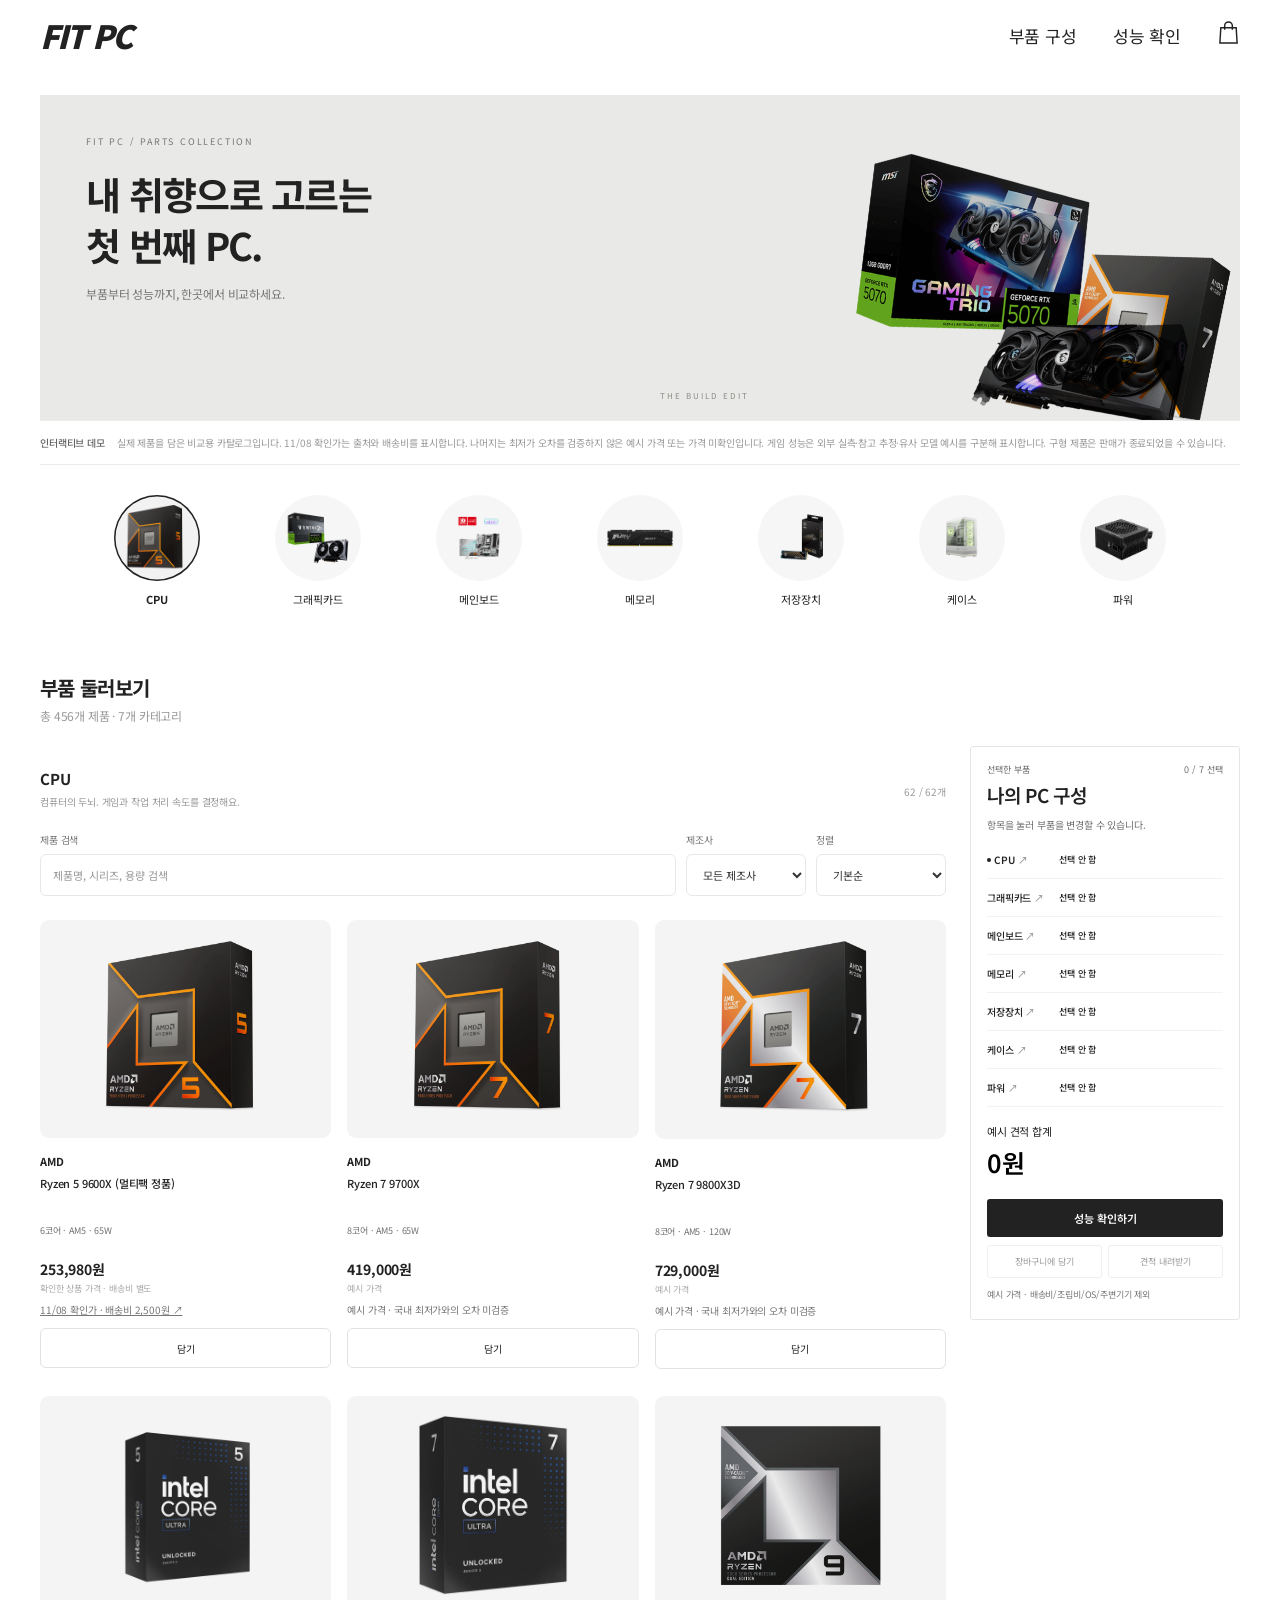
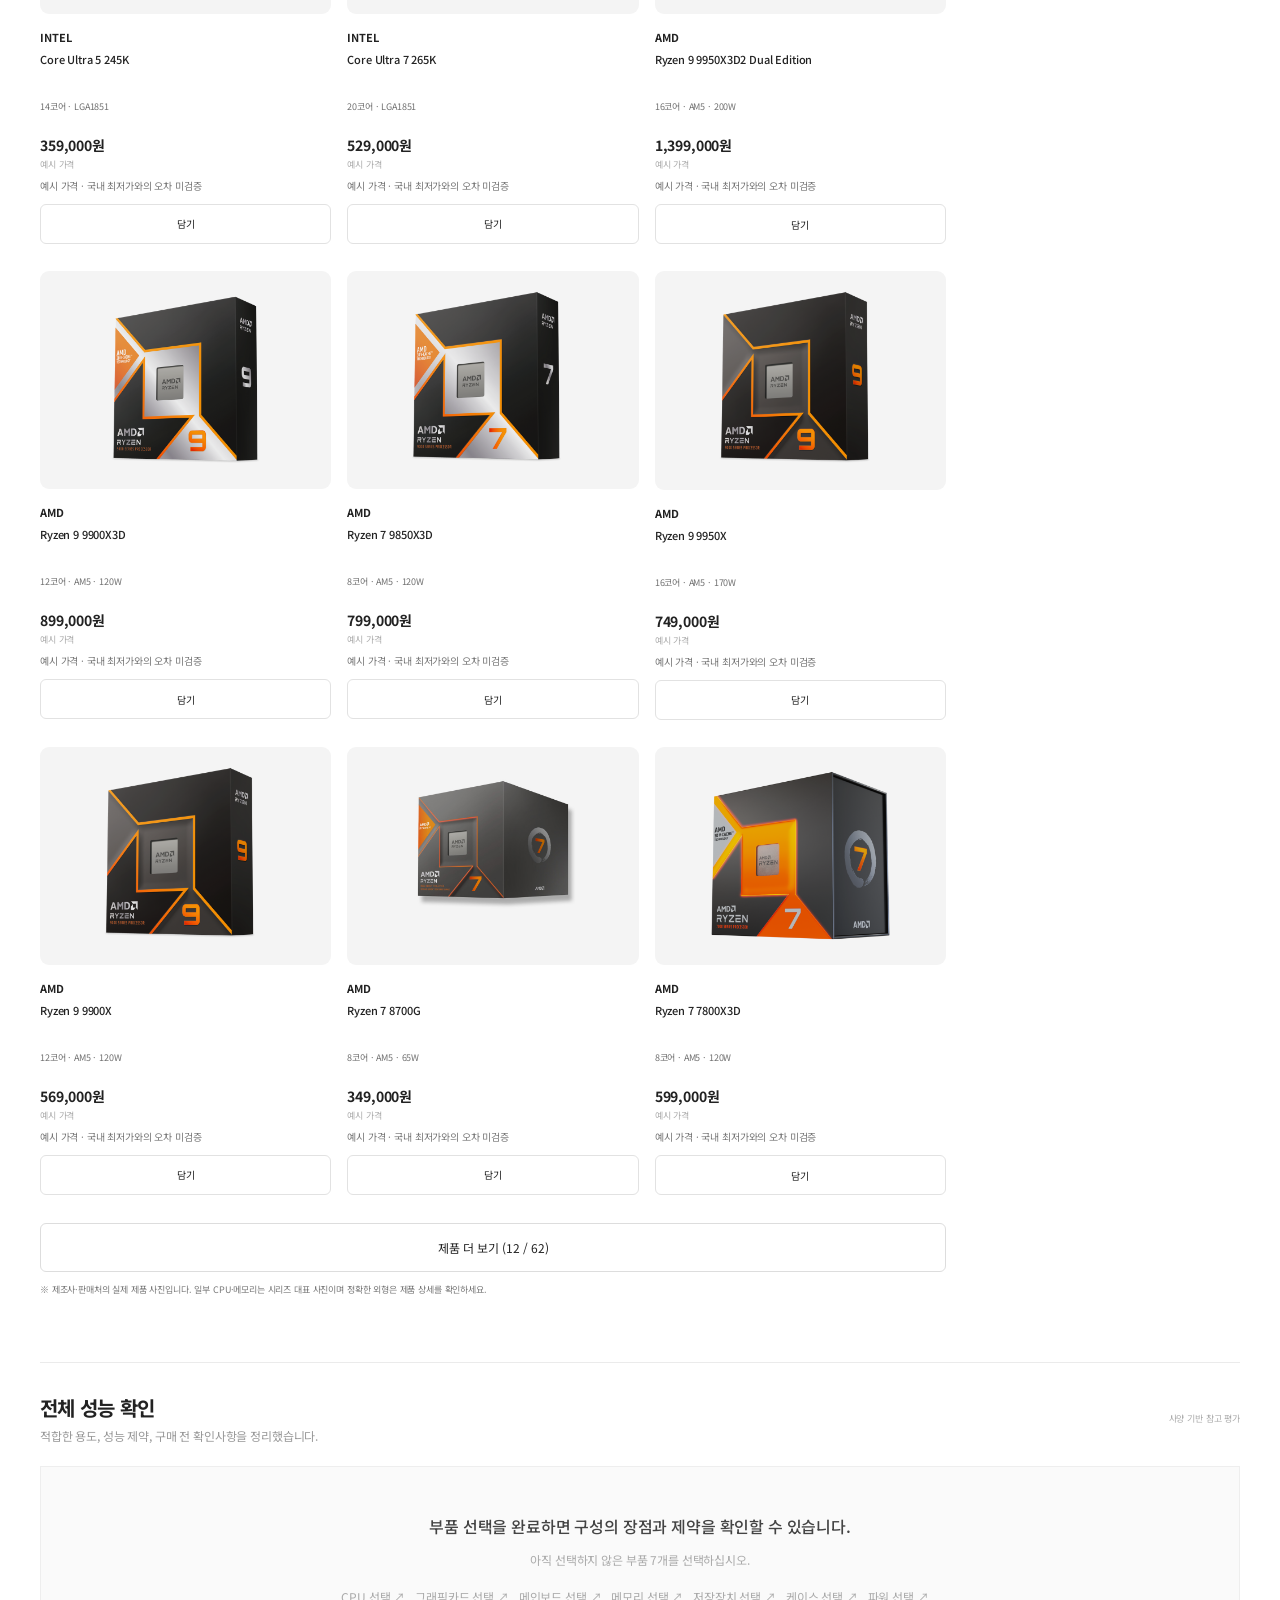
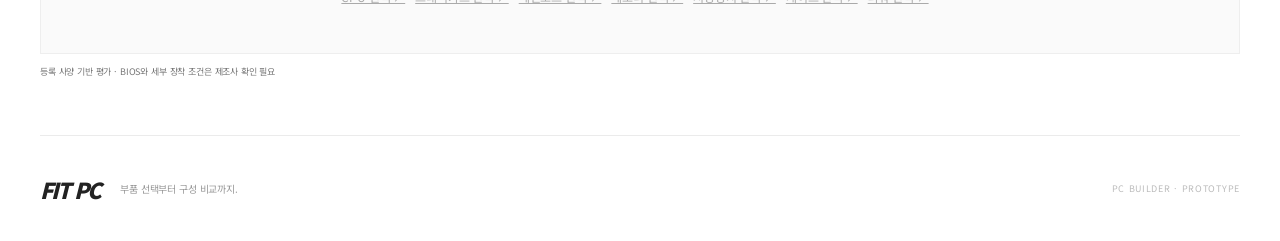
<file: index.html>
<!doctype html><html lang="ko"><head><meta charset="UTF-8"><meta name="viewport" content="width=device-width,initial-scale=1"><title>FIT PC — 나에게 맞는 컴퓨터</title><meta name="description" content="부품 선택부터 게임 성능까지, 나에게 맞는 컴퓨터를 한눈에 구성하세요."><link rel="stylesheet" href="shop.css"><style id="fit-loading-style">
html.fit-loading{overflow:hidden}.fit-loader{position:fixed;inset:0;z-index:10000;display:none;align-items:center;justify-content:center;flex-direction:column;gap:24px;background:#fff;color:#151515}.fit-loading .fit-loader{display:flex}.fit-loader-logo{font:italic 900 clamp(38px,8vw,56px)/1 Arial,sans-serif;letter-spacing:-3px}.fit-loader-indicator{width:24px;height:24px;border:2px solid #e8e8e8;border-top-color:#171717;border-radius:50%;animation:fit-loading-spin .75s linear infinite}.fit-loader-label{font:400 13px/1.5 Arial,sans-serif;color:#737373;margin:0}@keyframes fit-loading-spin{to{transform:rotate(360deg)}}@media(prefers-reduced-motion:reduce){.fit-loader-indicator{animation:none;border-color:#171717}}
</style><script id="fit-loading-script">(()=>{const root=document.documentElement;root.classList.add('fit-loading');let done=false;const finish=()=>{if(done)return;done=true;root.classList.remove('fit-loading');document.body?.removeAttribute('aria-busy');document.getElementById('fit-loader')?.remove();clearTimeout(fallback)};const fallback=setTimeout(finish,5000);document.addEventListener('DOMContentLoaded',()=>{document.body.setAttribute('aria-busy','true');const image=document.querySelector('.banner-gpu,.product-image img');const imageReady=image&&!image.complete?new Promise(resolve=>{image.addEventListener('load',resolve,{once:true});image.addEventListener('error',resolve,{once:true})}):Promise.resolve();Promise.race([imageReady,new Promise(resolve=>setTimeout(resolve,1400))]).then(()=>requestAnimationFrame(()=>requestAnimationFrame(finish)))},{once:true});window.addEventListener('pageshow',event=>{if(event.persisted)finish()});window.addEventListener('load',finish,{once:true})})();</script></head><body><div id="fit-loader" class="fit-loader" role="status" aria-live="polite" aria-label="FIT PC 로딩 중"><span class="fit-loader-logo" aria-hidden="true">FIT PC</span><span class="fit-loader-indicator" aria-hidden="true"></span><p class="fit-loader-label">불러오는 중</p></div>
<header><a class="logo" href="#">FIT PC</a><nav><a href="#builder">부품 구성</a><a href="#analysis">성능 확인</a><a class="cart-link" href="cart.html" aria-label="장바구니 보기"><svg width="23" height="25" viewBox="0 0 24 26" fill="none" stroke="currentColor" stroke-width="1.5"><path d="M4 8h16l1 16H3L4 8Z"/><path d="M8 10V6a4 4 0 0 1 8 0v4"/></svg><span class="cart-badge" data-cart-count hidden aria-hidden="true"></span></a></nav></header><main><section class="hero"><div class="hero-copy"><p class="edition">FIT PC / PARTS COLLECTION</p><h1>내 취향으로 고르는<br>첫 번째 PC.</h1><p>부품부터 성능까지, 한곳에서 비교하세요.</p></div><div class="hero-products"><img class="banner-gpu" src="images/gpu-2-photo.png" alt="MSI GeForce RTX 5070 GAMING TRIO 제품 사진"><img class="banner-cpu" src="images/cpu-2-photo.png" alt="AMD Ryzen 7 9800X3D 제품 사진"><span>THE BUILD EDIT</span></div></section><div class="demo"><b>인터랙티브 데모</b><span>실제 제품을 담은 비교용 카탈로그입니다. 11/08 확인가는 출처와 배송비를 표시합니다. 나머지는 최저가 오차를 검증하지 않은 예시 가격 또는 가격 미확인입니다. 게임 성능은 외부 실측·참고 추정·유사 모델 예시를 구분해 표시합니다. 구형 제품은 판매가 종료되었을 수 있습니다.</span></div>

<nav id="categoryRail" class="category-rail" aria-label="부품 카테고리"></nav>
<section id="builder"><div class="section-title"><div><span class="step">01</span><h2>부품 둘러보기</h2><p><span id="catalogSize"></span></p></div><button class="text-button" id="reset">↻ 처음부터</button></div><div class="build-layout"><div id="catalogPanel"><div class="catalog-heading"><div><h3 id="categoryTitle" tabindex="-1"></h3><p id="categoryHelp"></p></div><span id="productCount" aria-live="polite"></span></div><div class="catalog-controls"><label class="search-field"><span>제품 검색</span><input id="productSearch" type="search" placeholder="제품명, 시리즈, 용량 검색" autocomplete="off"></label><label><span>제조사</span><select id="brandFilter"><option value="all">모든 제조사</option></select></label><label><span>정렬</span><select id="sortOrder"><option value="default">기본순</option><option value="low">가격 낮은순</option><option value="high">가격 높은순</option><option value="name">제품명순</option></select></label></div><p id="selectionNotice" class="selection-notice" role="status" hidden></p><div id="cards" class="cards"></div><button id="moreProducts" class="more-products" hidden>제품 더 보기</button><p class="caption">※ 제조사·판매처의 실제 제품 사진입니다. 일부 CPU·메모리는 시리즈 대표 사진이며 정확한 외형은 제품 상세를 확인하세요.</p></div><aside><div class="summary-head"><span>선택한 부품</span><span id="count"></span></div><h3>나의 PC 구성</h3><p class="build-hint">항목을 눌러 부품을 변경할 수 있습니다.</p><div id="selected"></div><div class="total"><span>예시 견적 합계</span><strong id="total"></strong></div><div id="compatibility" hidden></div><button class="primary full" id="report">성능 확인하기</button><div class="aside-actions"><button id="save">장바구니에 담기</button><button id="download">견적 내려받기</button></div><p class="caption">예시 가격 · 배송비/조립비/OS/주변기기 제외</p></aside></div></section>
<section id="analysis"><div class="section-title"><div><span class="step">02</span><h2>전체 성능 확인</h2><p>적합한 용도, 성능 제약, 구매 전 확인사항을 정리했습니다.</p></div><span class="report-label">사양 기반 참고 평가</span></div><div id="reportContent"></div><details id="gameDetails" class="game-details" hidden><summary>게임 성능 확인<span>실측 자료 · 근거가 있는 참고 추정 · 유사 모델 예시</span></summary><div class="game-details-body"><div class="report-settings"><label>해상도 <select id="resolution"><option value="1080">FHD · 1920 × 1080</option><option value="1440" selected>QHD · 2560 × 1440</option><option value="2160">4K · 3840 × 2160</option></select></label><label>테스트 유형 <select id="quality"><option value="low">전체 테스트</option><option value="high" selected>비 RT 테스트</option><option value="ultra">레이트레이싱 테스트</option></select></label></div><div id="gameContent"></div><p class="caption">FPS = 초당 화면 수 · 막대는 동일한 눈금 기준</p></div></details><p class="caption">등록 사양 기반 평가 · BIOS와 세부 장착 조건은 제조사 확인 필요</p></section>
<footer><a class="logo" href="#">FIT PC</a><p>부품 선택부터 구성 비교까지.</p><span>PC BUILDER · PROTOTYPE</span></footer></main><div id="toast" role="status"></div><script src="photos.js"></script><script src="catalog-extra.js"></script><script src="catalog-legacy.js"></script><script src="catalog-more.js"></script><script src="catalog-range.js"></script><script src="catalog.js"></script><script src="product-data.js"></script><script src="catalog-refresh.js"></script><script src="cart-store.js"></script><script src="cart-badge.js"></script><script src="evidence.js"></script><script src="benchmarks.js"></script><script src="app.js"></script></body></html>
</file>
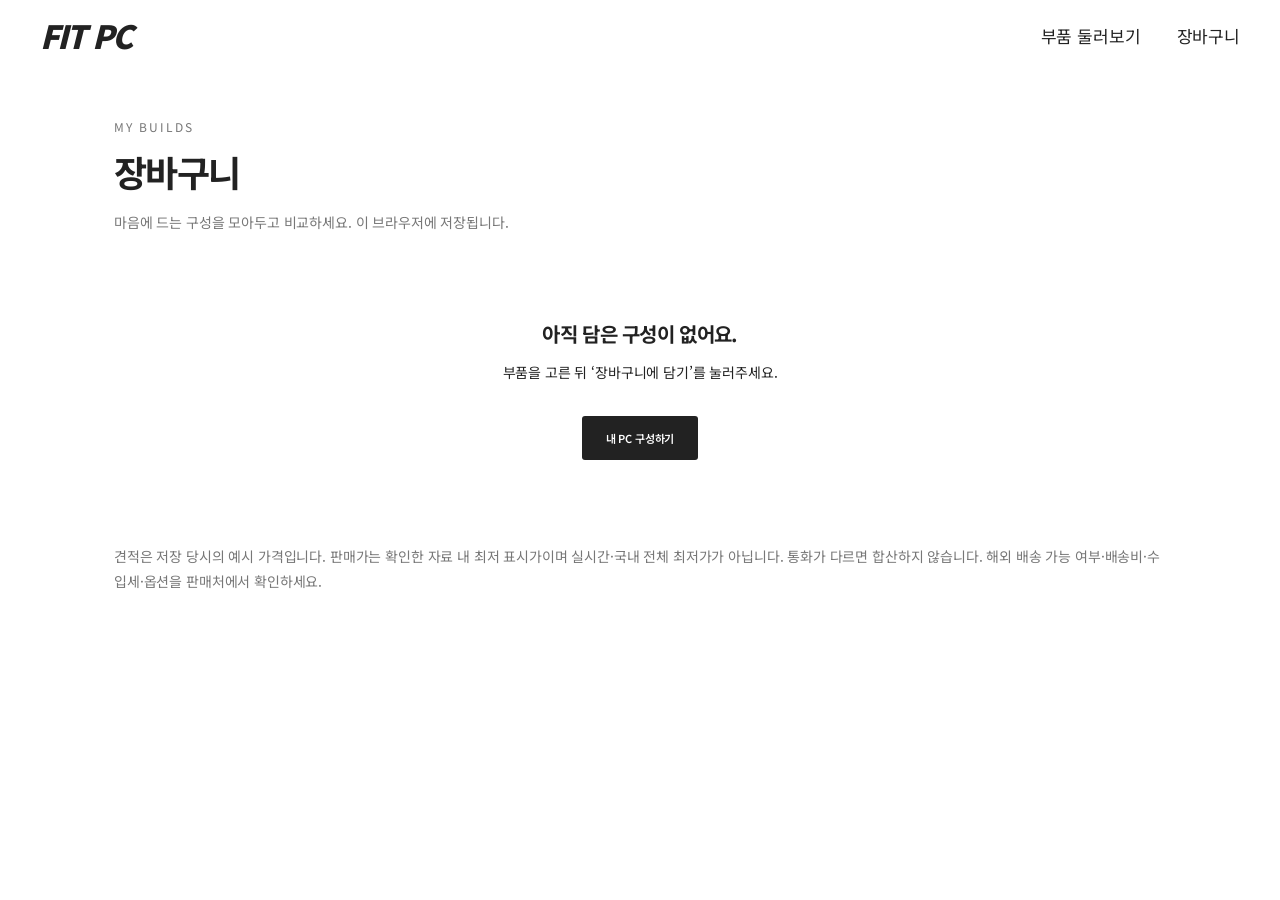
<file: cart.html>
<!doctype html><html lang="ko"><head><meta charset="utf-8"><meta name="viewport" content="width=device-width,initial-scale=1"><title>장바구니 | FIT PC</title><link rel="stylesheet" href="shop.css"><link rel="stylesheet" href="cart.css"><style id="fit-loading-style">
html.fit-loading{overflow:hidden}.fit-loader{position:fixed;inset:0;z-index:10000;display:none;align-items:center;justify-content:center;flex-direction:column;gap:24px;background:#fff;color:#151515}.fit-loading .fit-loader{display:flex}.fit-loader-logo{font:italic 900 clamp(38px,8vw,56px)/1 Arial,sans-serif;letter-spacing:-3px}.fit-loader-indicator{width:24px;height:24px;border:2px solid #e8e8e8;border-top-color:#171717;border-radius:50%;animation:fit-loading-spin .75s linear infinite}.fit-loader-label{font:400 13px/1.5 Arial,sans-serif;color:#737373;margin:0}@keyframes fit-loading-spin{to{transform:rotate(360deg)}}@media(prefers-reduced-motion:reduce){.fit-loader-indicator{animation:none;border-color:#171717}}
</style><script id="fit-loading-script">(()=>{const root=document.documentElement;root.classList.add('fit-loading');let done=false;const finish=()=>{if(done)return;done=true;root.classList.remove('fit-loading');document.body?.removeAttribute('aria-busy');document.getElementById('fit-loader')?.remove();clearTimeout(fallback)};const fallback=setTimeout(finish,5000);document.addEventListener('DOMContentLoaded',()=>{document.body.setAttribute('aria-busy','true');const image=document.querySelector('.banner-gpu,.product-image img');const imageReady=image&&!image.complete?new Promise(resolve=>{image.addEventListener('load',resolve,{once:true});image.addEventListener('error',resolve,{once:true})}):Promise.resolve();Promise.race([imageReady,new Promise(resolve=>setTimeout(resolve,1400))]).then(()=>requestAnimationFrame(()=>requestAnimationFrame(finish)))},{once:true});window.addEventListener('pageshow',event=>{if(event.persisted)finish()});window.addEventListener('load',finish,{once:true})})();</script></head><body><div id="fit-loader" class="fit-loader" role="status" aria-live="polite" aria-label="FIT PC 로딩 중"><span class="fit-loader-logo" aria-hidden="true">FIT PC</span><span class="fit-loader-indicator" aria-hidden="true"></span><p class="fit-loader-label">불러오는 중</p></div><header><a class="logo" href="index.html">FIT PC</a><nav><a href="index.html#builder">부품 둘러보기</a><span class="cart-link" aria-current="page">장바구니<span class="cart-badge" data-cart-count hidden aria-hidden="true"></span></span></nav></header><main class="cart-main"><p class="cart-eyebrow">MY BUILDS</p><h1>장바구니</h1><p class="cart-intro">마음에 드는 구성을 모아두고 비교하세요. 이 브라우저에 저장됩니다.</p><p id="cartStatus" role="status"></p><div id="cartList"></div><section id="cartEmpty" hidden><h2>아직 담은 구성이 없어요.</h2><p>부품을 고른 뒤 ‘장바구니에 담기’를 눌러주세요.</p><a class="primary" href="index.html#builder">내 PC 구성하기</a></section><p class="cart-note">견적은 저장 당시의 예시 가격입니다. 판매가는 확인한 자료 내 최저 표시가이며 실시간·국내 전체 최저가가 아닙니다. 통화가 다르면 합산하지 않습니다. 해외 배송 가능 여부·배송비·수입세·옵션을 판매처에서 확인하세요.</p></main><script src="photos.js"></script><script src="catalog-extra.js"></script><script src="catalog-legacy.js"></script><script src="catalog-more.js"></script><script src="catalog-range.js"></script><script src="catalog.js"></script><script src="product-data.js"></script><script src="catalog-refresh.js"></script><script src="cart-store.js"></script><script src="cart-badge.js"></script><script src="cart.js"></script></body></html>
</file>
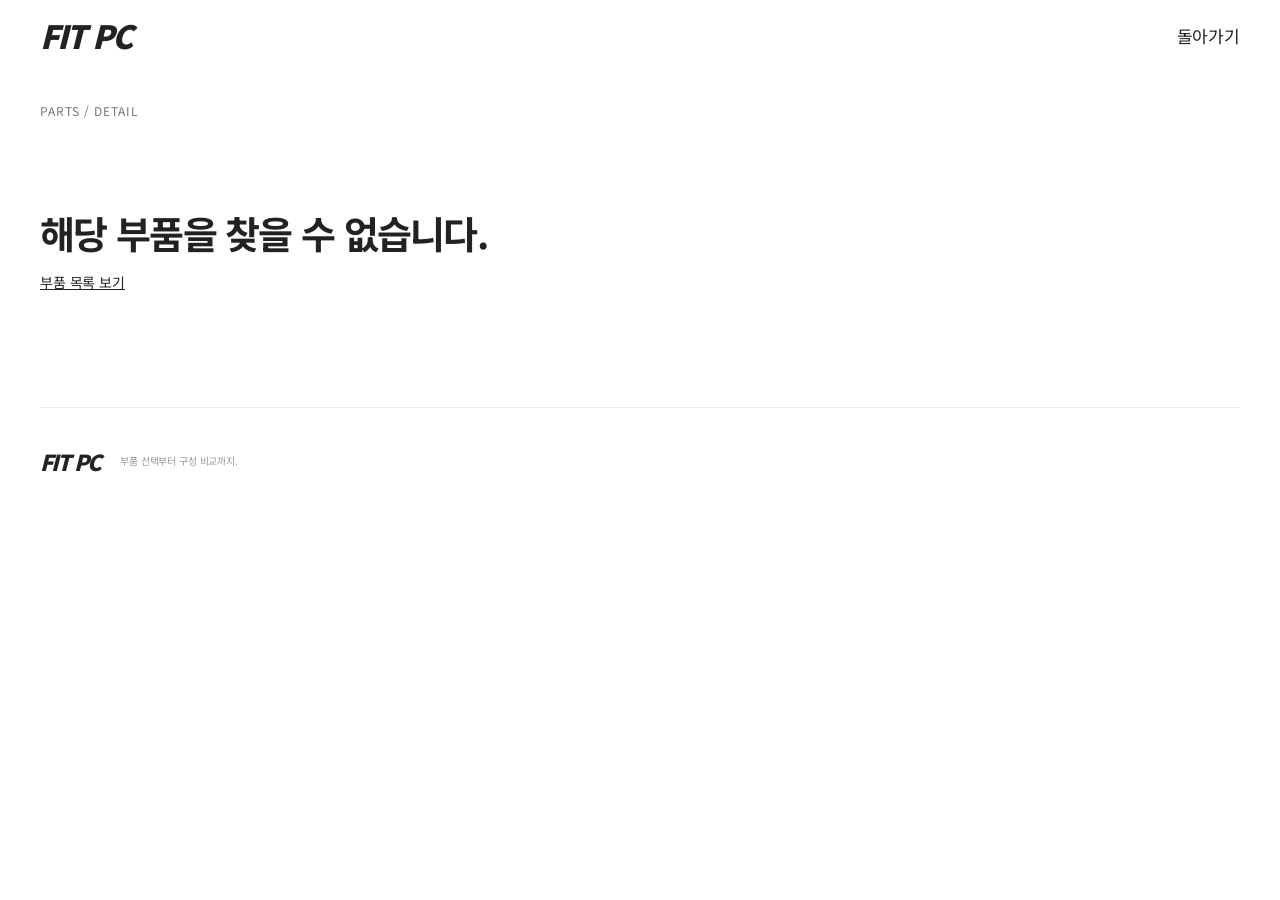
<file: product.html>
<!doctype html><html lang="ko"><head><meta charset="utf-8"><meta name="viewport" content="width=device-width,initial-scale=1"><title>부품 상세 | FIT PC</title><link rel="stylesheet" href="shop.css"><link rel="stylesheet" href="product.css"><style id="fit-loading-style">
html.fit-loading{overflow:hidden}.fit-loader{position:fixed;inset:0;z-index:10000;display:none;align-items:center;justify-content:center;flex-direction:column;gap:24px;background:#fff;color:#151515}.fit-loading .fit-loader{display:flex}.fit-loader-logo{font:italic 900 clamp(38px,8vw,56px)/1 Arial,sans-serif;letter-spacing:-3px}.fit-loader-indicator{width:24px;height:24px;border:2px solid #e8e8e8;border-top-color:#171717;border-radius:50%;animation:fit-loading-spin .75s linear infinite}.fit-loader-label{font:400 13px/1.5 Arial,sans-serif;color:#737373;margin:0}@keyframes fit-loading-spin{to{transform:rotate(360deg)}}@media(prefers-reduced-motion:reduce){.fit-loader-indicator{animation:none;border-color:#171717}}
</style><script id="fit-loading-script">(()=>{const root=document.documentElement;root.classList.add('fit-loading');let done=false;const finish=()=>{if(done)return;done=true;root.classList.remove('fit-loading');document.body?.removeAttribute('aria-busy');document.getElementById('fit-loader')?.remove();clearTimeout(fallback)};const fallback=setTimeout(finish,5000);document.addEventListener('DOMContentLoaded',()=>{document.body.setAttribute('aria-busy','true');const image=document.querySelector('.banner-gpu,.product-image img');const imageReady=image&&!image.complete?new Promise(resolve=>{image.addEventListener('load',resolve,{once:true});image.addEventListener('error',resolve,{once:true})}):Promise.resolve();Promise.race([imageReady,new Promise(resolve=>setTimeout(resolve,1400))]).then(()=>requestAnimationFrame(()=>requestAnimationFrame(finish)))},{once:true});window.addEventListener('pageshow',event=>{if(event.persisted)finish()});window.addEventListener('load',finish,{once:true})})();</script></head><body><div id="fit-loader" class="fit-loader" role="status" aria-live="polite" aria-label="FIT PC 로딩 중"><span class="fit-loader-logo" aria-hidden="true">FIT PC</span><span class="fit-loader-indicator" aria-hidden="true"></span><p class="fit-loader-label">불러오는 중</p></div>
<header><a class="logo" href="index.html">FIT PC</a><nav><a id="backLink" href="index.html#builder">돌아가기</a></nav></header>
<main class="detail-main"><p id="crumb" class="detail-crumb">PARTS / DETAIL</p><div id="notFound" hidden><h1>해당 부품을 찾을 수 없습니다.</h1><a href="index.html#builder">부품 목록 보기</a></div>
<div id="productPage" hidden><div class="detail-grid"><section class="visual-panel" aria-label="제품 외형"><div class="view-tabs" aria-label="보기 방식"><button id="photoTab" aria-pressed="true">제품 사진</button><button id="modelTab" aria-pressed="false">3D</button></div>
<div id="photoPanel" class="photo-panel"><img id="productPhoto" alt="" width="640" height="480"></div>
<div id="modelPanel" hidden><div id="viewer" tabindex="0" role="group" aria-label="설명용 3D 모형. 방향키로 회전하고 더하기·빼기 키로 확대·축소하세요."><p id="modelStatus" role="status">3D 모형을 준비하고 있습니다.</p></div><p class="model-disclaimer">카테고리 설명용 모형입니다. 확인된 외형 치수는 비율에 반영하며, 세부 외형·포트 위치는 실제 제품과 다릅니다. 화면의 실물 1:1 크기는 아닙니다.</p><p class="viewer-help">드래그로 회전 · 휠 위로 확대 / 아래로 축소 · 두 손가락 확대/축소<br>키보드: 방향키 회전 · + / − 확대·축소 · Home 원래 보기</p></div>
<section class="product-facts" aria-labelledby="factsTitle"><h2 id="factsTitle">크기와 주요 사양</h2><dl id="productFacts"></dl><p class="facts-note">외형 치수는 mm 기준입니다. 확인되지 않은 값은 미확인으로 표시합니다.</p></section><p id="physicalInfo" class="physical-info"></p><a id="dimensionSource" class="detail-source" target="_blank" rel="noopener noreferrer" hidden>제조사 치수 확인 ↗</a>
<a id="photoSource" class="detail-source" target="_blank" rel="noopener noreferrer">제품 사진 출처</a></section>
<section class="product-info"><p id="productBrand" class="detail-brand"></p><h1 id="productName"></h1><p id="productSpec" class="detail-spec"></p><div class="detail-cost"><span>견적용 예시 가격</span><strong id="demoPrice"></strong><p>실시간 판매가가 아닙니다.</p></div><section class="seller-section" aria-labelledby="sellerTitle"><h2 id="sellerTitle">판매 가격 확인</h2><p id="priceStatus" class="price-unavailable">확인된 판매가가 아직 없습니다.</p><p class="seller-help">같은 모델을 아래 사이트에서 검색하세요. 옵션·수량·배송비를 확인한 뒤 비교해 주세요.</p><div id="sellerLinks" class="seller-links"></div><p class="price-note">확인된 가격은 해당 상품으로, 가격 미확인 항목은 모델 검색으로 이동합니다. 검색 결과의 용량·색상·정품/벌크 여부를 확인하세요.</p></section></section></div></div>
<footer><a class="logo" href="index.html">FIT PC</a><p>부품 선택부터 구성 비교까지.</p></footer></main>
<script src="photos.js"></script><script src="catalog-extra.js"></script><script src="catalog-legacy.js"></script><script src="catalog-more.js"></script><script src="catalog-range.js"></script><script src="catalog.js"></script><script src="product-data.js"></script><script src="catalog-refresh.js"></script><script src="product.js"></script></body></html>
</file>
<file: shop.css>
@import url('https://fonts.googleapis.com/css2?family=Noto+Sans+KR:wght@400;500;600;700;800;900&display=swap');
:root{--ink:#222;--muted:#8a8a8a;--line:#ebebeb;--accent:#ef6253}*{box-sizing:border-box}html{scroll-behavior:smooth;scroll-padding-top:28px}body{margin:0;color:var(--ink);background:white;font:14px 'Noto Sans KR',sans-serif;letter-spacing:-.25px}button,input,select{font:inherit;color:inherit}button,a,select,input{touch-action:manipulation}button{cursor:pointer}a{text-decoration:none;color:inherit}button:focus-visible,a:focus-visible,input:focus-visible,select:focus-visible{outline:2px solid #555;outline-offset:4px}button{background:none;border:0}header,.utility,.subnav,main{max-width:1280px;margin:auto;padding-left:40px;padding-right:40px}.utility{display:flex;justify-content:flex-end;gap:20px;padding-top:10px;font-size:10px;color:#888;align-items:center;height:30px}.utility button{font-size:10px;color:#888;padding:0}header{display:flex;justify-content:space-between;align-items:center;height:70px}.logo{font-size:32px;letter-spacing:-1.8px;font-style:italic;font-weight:900;line-height:1}nav{display:flex;align-items:center;gap:36px;font-size:17px}nav .current{font-weight:800}.subnav{display:flex;gap:29px;height:53px;align-items:stretch;font-size:13px}.subnav a{display:flex;align-items:center;position:relative}.subnav .current{font-weight:700}.subnav .current:after{content:'';height:3px;background:#222;position:absolute;bottom:0;left:0;right:0}.subnav:after{content:'';position:absolute;left:0;right:0;top:152px;border-bottom:1px solid var(--line)}.hero{margin-top:25px;height:325px;background:#e9e9e7;display:grid;grid-template-columns:1fr 1fr;position:relative;overflow:hidden}.hero-copy{padding:40px 0 35px 46px;position:relative;z-index:1}.edition{font-size:9px;letter-spacing:1.8px;margin:0 0 20px;color:#777}h1{font-size:38px;letter-spacing:-1.7px;line-height:1.35;margin:0 0 14px;font-weight:700}.hero-copy>p:not(.edition){font-size:12px;color:#777;margin-bottom:24px}.hero-copy>a{font-size:11px;border-bottom:1px solid #555;padding-bottom:6px}.hero-copy>a span{margin-left:25px}.hero-products{position:relative}.banner-gpu{position:absolute;width:410px;top:30px;right:8px;transform:rotate(7deg)}.banner-cpu{position:absolute;width:175px;bottom:0;right:0;transform:rotate(12deg)}.hero-products>span{position:absolute;bottom:19px;left:20px;font-size:8px;letter-spacing:2px;color:#8a8a86}.category-rail{display:grid;grid-template-columns:repeat(7,minmax(0,1fr));gap:18px;padding:30px 45px}.category-rail button{padding:0;font-size:11px}.category-rail button>span{display:block;background:#f6f6f6;border-radius:50%;aspect-ratio:1;max-width:86px;margin:0 auto 10px;overflow:hidden}.category-rail img{width:100%;height:100%;object-fit:contain;transform:scale(.97)}.category-rail button:hover>span{background:#eaeaea}.demo{display:flex;gap:12px;border-top:1px solid var(--line);border-bottom:1px solid var(--line);padding:13px 0;font-size:10px;color:#999;line-height:1.7}.demo b{color:#666;font-weight:500;white-space:nowrap}.preferences{margin:35px 0 43px}.preferences>div:first-child{display:flex;gap:10px}.step{display:none}h2{font-size:20px;margin:0;letter-spacing:-.7px}h3{font-size:17px;margin:0}.pref-grid{display:grid;grid-template-columns:1.1fr 1fr 1fr 1fr;gap:20px;margin-top:20px}label{font-size:11px;color:#777;display:block}select{display:block;width:100%;border:1px solid #e1e1e1;border-radius:6px;background:white;padding:11px 13px;margin-top:9px;font-size:11px;color:#333}.budget-label{display:flex;align-items:center;justify-content:space-between;margin:7px 0}.budget-label strong{font-size:18px;color:#222}.budget-label>span{font-size:10px;color:#aaa}input[type=range]{width:100%;accent-color:#222;height:4px;margin-top:7px}.section-title{display:flex;align-items:center;justify-content:space-between;margin-bottom:22px}.section-title p{color:#999;font-size:12px;margin:5px 0 0}.text-button{font-size:11px;color:#777}.build-layout{display:grid;grid-template-columns:minmax(0,1fr) 270px;gap:34px}.build-layout>div{min-width:0}.tabs{display:flex;gap:21px;border-bottom:1px solid var(--line);overflow:auto;scrollbar-width:none}.tabs button{white-space:nowrap;padding:0 0 14px;font-size:12px;color:#888;position:relative}.tabs button.active{font-weight:700;color:#222}.tabs button.active:after{content:'';position:absolute;bottom:0;left:0;right:0;height:2px;background:#222}.tick{font-size:9px;margin-left:3px;color:#222}.catalog-heading{display:flex;align-items:center;justify-content:space-between;margin:22px 0 18px}.catalog-heading h3{font-size:15px}.catalog-heading p{color:#999;font-size:10px;margin:5px 0}.catalog-heading>span{font-size:10px;color:#999}.cards{display:grid;grid-template-columns:repeat(3,minmax(0,1fr));gap:27px 16px}.card{min-width:0;position:relative}.product-art{background:#f4f4f4;aspect-ratio:1;border-radius:9px;overflow:hidden;margin-bottom:12px;position:relative;border:1px solid transparent;display:flex;align-items:center;justify-content:center}.product-art img{width:100%;height:100%;object-fit:contain;transition:transform .2s}.card:hover .product-art img{transform:scale(1.05)}.card.chosen .product-art{border-color:#777;background:#efefef}.card.chosen .product-art:after{content:'✓';position:absolute;right:10px;top:10px;border-radius:50%;background:#222;color:white;width:20px;height:20px;text-align:center;line-height:20px;font-size:11px}.brand{font-size:11px;font-weight:700;letter-spacing:0;color:#222}.card h4{font-size:11px;font-weight:400;margin:5px 0 4px;line-height:1.6;min-height:35px}.spec{font-size:9px;color:#999;min-height:26px;line-height:1.7}.price{font-size:14px;font-weight:700;margin:10px 0 2px}.price small{font-size:12px;margin-left:1px;font-weight:700}.price:after{content:'예시 가격';display:block;color:#aaa;font-size:9px;font-weight:400;margin-top:3px}.card button{border:1px solid #e2e2e2;border-radius:6px;width:100%;padding:8px;font-size:10px;margin-top:10px}.card button:hover{border-color:#222}.card.chosen button{background:#222;border-color:#222;color:white}.caption{font-size:9px;color:#aaa;line-height:1.9}.cards+.caption{margin-top:20px}aside{border:1px solid #e5e5e5;border-radius:10px;padding:21px;align-self:start;position:sticky;top:20px}.summary-head{font-size:9px;color:#999;display:flex;justify-content:space-between;margin-bottom:8px;letter-spacing:.5px}.summary-head span:last-child{letter-spacing:0}aside h3{font-size:19px;margin-bottom:20px}.selected-row{display:flex;gap:5px;align-items:center;border-bottom:1px solid #f2f2f2;padding:12px 0}.selected-row>span{font-size:9px;width:47px;color:#999;flex-shrink:0}.selected-row strong{font-size:9px;flex:1;font-weight:500;text-align:right;line-height:1.7}.selected-row button{padding:0;color:#aaa}.total{padding:22px 0 15px}.total>span{font-size:11px}.total>strong{display:block;font-size:25px;color:var(--accent);margin:6px 0;letter-spacing:-.8px}.meter{background:#f0f0f0;height:3px;border-radius:3px;overflow:hidden;margin:12px 0}.meter>div{height:100%}.total>small{font-size:9px;color:#999}.compat{background:#f7f7f7;border-radius:4px;padding:10px;font-size:9px;color:#777;line-height:1.8;margin-bottom:8px}.compat.warn{background:#fff5f3;color:#bb6558}.primary{display:flex;align-items:center;justify-content:center;background:#222;color:white;border-radius:8px;padding:15px;font-size:11px;font-weight:600}.full{width:100%;margin-top:10px}.aside-actions{display:flex;gap:6px;margin-top:8px}.aside-actions button{border:1px solid #ddd;border-radius:6px;flex:1;padding:9px 0;font-size:9px}.aside-actions button:hover{background:#f5f5f5}#analysis{margin-top:55px;border-top:1px solid var(--line);padding-top:30px}#analysis .section-title label{min-width:110px}.empty-report{text-align:center;background:#fafafa;border:1px solid #eee;padding:45px 20px;color:#aaa;font-size:12px;line-height:1.8}.empty-report b{display:block;font-size:16px;color:#444;margin-bottom:8px;font-weight:500}.report-grid{display:grid;grid-template-columns:1.1fr 1fr;gap:35px}.games,.review{border:1px solid #eee;border-radius:8px;padding:25px}.games h3,.review h3{font-size:15px;margin-bottom:10px}.report-label{font-size:9px;color:#aaa;font-weight:400}.game{margin:23px 0}.game-head{display:flex;align-items:center;justify-content:space-between;font-size:11px}.game-head strong{font-size:16px}.game-head small{font-size:9px;font-weight:400;color:#aaa}.game-bar{height:4px;background:#f1f1f1;margin-top:10px;border-radius:4px}.game-bar div{height:100%;background:#555;border-radius:4px}.review ol{list-style:none;counter-reset:lines;padding:0;margin:0}.review li{counter-increment:lines;padding:13px 0;border-bottom:1px solid #eee;font-size:11px;line-height:1.8;display:flex;gap:12px}.review li:last-child{border:0}.review li:before{content:'0' counter(lines);font-size:9px;color:#aaa}footer{border-top:1px solid var(--line);display:flex;align-items:center;gap:20px;padding:35px 0;margin-top:55px}footer .logo{font-size:22px}footer p{font-size:10px;color:#999}footer>span{margin-left:auto;font-size:9px;color:#bbb;letter-spacing:.7px}#toast{position:fixed;bottom:25px;left:50%;transform:translateX(-50%);background:#222;color:white;padding:13px 24px;border-radius:6px;z-index:20;font-size:11px;display:none;max-width:90%;text-align:center}#toast.show{display:block}@media(min-width:1400px){.hero{height:350px}.banner-gpu{width:450px}.hero-copy{padding-top:48px}}@media(max-width:1000px){.build-layout{grid-template-columns:minmax(0,1fr) 245px;gap:23px}.tabs{gap:16px}.cards{grid-template-columns:repeat(2,minmax(0,1fr))}.hero{height:300px}.hero-copy{padding-left:30px}h1{font-size:33px}.banner-gpu{width:330px;top:50px;right:-20px}.banner-cpu{width:145px}.category-rail{padding:25px 10px;gap:14px}.pref-grid{gap:14px}}@media(max-width:650px){header,.utility,.subnav,main{padding-left:20px;padding-right:20px}.utility{height:27px;font-size:9px;gap:15px}.utility button{font-size:9px}.utility>span{display:none}header{height:59px}.logo{font-size:29px}nav{font-size:13px;gap:20px}nav svg{width:20px}.subnav{height:47px;font-size:12px;gap:25px}.subnav:after{top:132px}.hero{margin-top:18px;height:265px;grid-template-columns:1fr .5fr}.hero-copy{padding:30px 0 0 24px}.edition{font-size:7px;letter-spacing:.8px;margin-bottom:17px}h1{font-size:27px;letter-spacing:-1px}.hero-copy>p:not(.edition){font-size:10px;max-width:170px;line-height:1.8;margin-bottom:20px}.hero-copy>a{font-size:10px}.banner-gpu{width:230px;top:125px;right:-52px;transform:rotate(-7deg);opacity:.95}.banner-cpu{width:100px;bottom:105px;right:-9px}.hero-products>span{display:none}.category-rail{display:flex;gap:17px;overflow-x:auto;padding:22px 0;scrollbar-width:none}.category-rail button{flex:0 0 58px;font-size:10px}.category-rail button>span{height:58px;width:58px;margin-bottom:8px}.demo{font-size:9px;gap:9px;padding:11px 0}.demo b{font-size:9px}.preferences{margin:29px 0 35px}.pref-grid{grid-template-columns:1fr 1fr;gap:20px 16px}h2{font-size:18px}.section-title p{font-size:11px}.build-layout{grid-template-columns:1fr;gap:28px}.cards{grid-template-columns:repeat(2,minmax(0,1fr));gap:26px 14px}.tabs{gap:22px}.tabs button{font-size:11px}.product-art{border-radius:7px}.card h4{font-size:11px}.catalog-heading{margin:20px 0 15px}.catalog-heading p{max-width:245px;line-height:1.8}.catalog-heading>span{white-space:nowrap}.price{font-size:14px}.card button{padding:10px}aside{position:static;padding:22px}.selected-row>span{font-size:11px;width:65px}.selected-row strong{font-size:11px}.selected-row button{padding:3px}.summary-head{font-size:10px}.compat{font-size:10px}.total>strong{font-size:29px}.aside-actions button{font-size:11px;padding:11px}.primary{font-size:12px}.report-grid{grid-template-columns:1fr;gap:15px}#analysis{margin-top:38px}#analysis .section-title{align-items:flex-start;gap:12px}#analysis .section-title label{min-width:85px;font-size:9px}#analysis select{padding:8px;font-size:10px;margin-top:5px}.games,.review{padding:21px}footer{gap:10px;flex-wrap:wrap;padding:30px 0}footer>span{display:none}footer p{font-size:9px}}

/* Product photography */
.total>strong{color:#000}.product-art img{object-fit:contain;padding:18px;box-sizing:border-box;mix-blend-mode:multiply}.category-rail img{object-fit:contain;padding:8px;box-sizing:border-box;mix-blend-mode:multiply}.photo-source{display:block;font-size:10px;color:#888;margin:8px 0;text-decoration:none}.photo-source:hover{color:#222;text-decoration:underline}.hero-products img{object-fit:contain;mix-blend-mode:multiply}.card h4{min-height:38px;line-height:1.4}

/* Expanded catalogue */
.catalog-controls{display:grid;grid-template-columns:minmax(0,1fr) 120px 130px;gap:10px;margin:0 0 24px;align-items:end}.catalog-controls label{display:block;min-width:0}.catalog-controls label>span{display:block;font-size:10px;color:#777;margin-bottom:7px}.catalog-controls input,.catalog-controls select{width:100%;height:42px;border:1px solid #e7e7e7;border-radius:6px;background:#fff;padding:0 12px;min-width:0;font-size:11px}.catalog-controls select{margin:0}.catalog-controls input::placeholder{color:#999}.tab-count{font-size:9px;color:#999;margin-left:5px;font-weight:400}.tabs{gap:23px}.more-products{display:block;width:100%;border:1px solid #ddd;border-radius:6px;padding:15px;margin-top:28px;font-size:12px}.more-products[hidden]{display:none}.no-products{grid-column:1/-1;text-align:center;padding:65px 12px;color:#666;background:#fafafa;border-radius:8px}.no-products p{font-size:12px}.card h4{min-height:42px;overflow-wrap:anywhere}.product-art{aspect-ratio:4/3}.product-art img{height:100%;width:100%}#productCount{font-variant-numeric:tabular-nums}.cards{align-items:start}@media(max-width:680px){.catalog-controls{grid-template-columns:1fr 1fr;gap:12px}.search-field{grid-column:1/-1}.catalog-controls input,.catalog-controls select{font-size:12px;height:42px}.tabs{gap:18px}.tab-count{font-size:8px;margin-left:3px}.card h4{min-height:46px}.product-art img{padding:10px}}

/* Direct-to-parts flow */
#builder{margin-top:36px}.report-settings{display:flex;gap:16px;align-items:end}.report-settings label{display:flex;flex-direction:column;gap:7px;font-size:11px;color:#666}.report-settings select{width:170px;margin:0}#analysis .section-title{gap:20px;flex-wrap:wrap}.total{padding-bottom:24px}@media(max-width:680px){#builder{margin-top:26px}.report-settings{width:100%;gap:12px}.report-settings label{flex:1;min-width:0}.report-settings select{width:100%;font-size:11px}#analysis .section-title label{font-size:10px}}

/* Build navigation and performance overview */
.selected-row .part-link{flex:0 0 78px;font-size:11px;font-weight:600;padding:12px 4px 12px 0;display:flex;align-items:center;gap:5px;white-space:nowrap}.part-link>span{font-size:10px;color:#999}.part-link:hover{text-decoration:underline}.current-part .part-link{font-weight:800;text-decoration:underline;text-underline-offset:5px}.current-part{background:#f8f8f8}.selected-row strong{min-width:0;overflow-wrap:anywhere}.selected-row button[data-remove]{flex:0 0 20px;padding:4px}.build-hint{font-size:10px;line-height:1.7;color:#888;margin:-6px 0 14px}#catalogPanel{scroll-margin-top:24px}#categoryTitle:focus{outline:none}.overview-grid{display:grid;grid-template-columns:repeat(3,minmax(0,1fr));gap:14px;margin-bottom:20px}.overview-card{padding:24px;border:1px solid #e8e8e8;border-radius:8px}.overview-card>span{font-size:11px;color:#888}.overview-card h3{font-size:20px;margin:10px 0}.overview-card p{font-size:12px;line-height:1.9;color:#666;margin:0}.quick-review{padding:26px;background:#f7f7f7;border-radius:8px}.quick-review h3{margin:0 0 16px;font-size:18px}.quick-review ol{margin:0;padding-left:20px}.quick-review li{padding:6px 0;font-size:13px;line-height:1.9}.game-details{margin-top:20px;border:1px solid #e5e5e5;border-radius:8px}.game-details[hidden]{display:none}.game-details summary{cursor:pointer;padding:22px;font-weight:700;font-size:15px}.game-details summary>span{font-weight:400;font-size:11px;color:#888;margin-left:15px}.game-details-body{padding:0 22px 22px}.game-details .report-settings{margin:0 0 22px;justify-content:flex-start}.game-details .games{padding:0;border:0}.game-details .games h3{margin-top:0}.game-context{font-size:11px;color:#888;margin:12px 0}.empty-report a{display:inline-block;margin:16px 10px 0 0;text-decoration:underline;font-size:12px}.overview-note{font-size:11px;color:#888;margin:0 0 15px}@media(max-width:680px){.build-layout aside{grid-row:1}.overview-grid{grid-template-columns:1fr 1fr;gap:10px}.overview-card{padding:17px}.overview-card h3{font-size:17px}.overview-card p{font-size:11px}.game-details summary>span{display:block;margin:8px 0 0 17px}.quick-review{padding:20px}.quick-review li{font-size:12px}.selected-row .part-link{flex-basis:85px;font-size:12px}.build-hint{font-size:11px}}

.category-rail button[aria-pressed="true"]{font-weight:700}.category-rail button[aria-pressed="true"]>span{box-shadow:inset 0 0 0 1.5px #222;background:#f2f2f2}.category-rail button{min-height:44px}.category-rail button:focus-visible{outline-offset:5px}

.blocked-reason{font-size:11px;line-height:1.7;color:#a33b30;margin:12px 0;overflow-wrap:anywhere}.card button:disabled{cursor:not-allowed;background:#f0f0f0;color:#777;border-color:#e7e7e7}.compat.warn{overflow-wrap:anywhere}.quick-review li{padding:10px 0}

a.product-art{display:block}.product-detail-link:hover h4,.card h4 a:hover{text-decoration:underline}.card h4 a{display:block}

.selection-notice{padding:14px 16px;background:#fff6f2;border-left:3px solid #a84424;color:#7c321e;font-size:13px;line-height:1.7;margin:0 0 20px}.card.incompatible{border-color:#dbb7aa}.card.incompatible .product-art{opacity:.65}.blocked-reason b{display:inline-block;margin-bottom:5px}.card button:disabled{cursor:not-allowed;background:#ece8e6;color:#76564b}

.price.unknown-price::after{content:none}

/* Readable product and build typography */
body{font-family:'Noto Sans KR','Apple SD Gothic Neo','Malgun Gothic',sans-serif;letter-spacing:-.15px}.card .brand{}.card h4{line-height:1.55;font-weight:500;min-height:44px}.card .spec{line-height:1.7;color:#707070}.card .price{}.card button{min-height:40px}.photo-source{}.catalog-heading h3{}.catalog-heading p,.catalog-heading>span{}.build-layout{grid-template-columns:minmax(0,1fr) 310px;gap:28px}.build-layout aside{border-radius:3px;padding:22px;background:#fff}.summary-head{letter-spacing:0;color:#6c6c6c}aside h3{font-weight:600;letter-spacing:-.5px;margin:10px 0 12px}.build-hint{color:#707070}.selected-row{display:grid;grid-template-columns:1fr 24px;gap:4px 8px;padding:14px 0;align-items:start}.selected-row .part-link{grid-column:1;font-weight:500;padding:0;width:auto}.selected-row strong{grid-column:1;grid-row:2;text-align:left;font-weight:400;line-height:1.5;color:#222}.selected-row button[data-remove]{grid-column:2;grid-row:1/3;align-self:center;min-height:32px}.current-part{background:transparent}.current-part .part-link{font-weight:600;text-decoration:none}.current-part .part-link:before{content:'';width:4px;height:4px;border-radius:50%;background:#222}.total>span{}.total>strong{font-weight:600;letter-spacing:-.5px}.compat{background:#f6f6f6;border-radius:2px}.primary,.aside-actions button{border-radius:3px}.caption{color:#777}.performance-summary{border-top:1px solid #222}.performance-summary h3{font-weight:600;margin:0 0 12px}.performance-summary p{line-height:1.8;margin:10px 0;color:#525252}.performance-use{padding:26px 0;border-bottom:1px solid #ddd}.performance-use p{color:#222}.performance-parts{display:grid;grid-template-columns:1fr 1fr;border-bottom:1px solid #ddd}.performance-section{padding:28px 28px 28px 0;min-width:0}.performance-section+section{border-left:1px solid #ddd;padding-left:28px;padding-right:0}.performance-heading{display:flex;justify-content:space-between;gap:10px;align-items:baseline}.performance-heading span{color:#767676}.performance-section h4{font-weight:400;margin:0 0 20px;color:#666;overflow-wrap:anywhere}.performance-section .performance-lead{color:#222;font-weight:500}.performance-caution{border-left:2px solid #aaa;padding-left:12px}.review-sources{margin-top:18px;}.review-sources summary{cursor:pointer;text-decoration:underline;color:#666}.review-sources p{}.review-sources a{display:inline-block;margin:8px 18px 0 0;text-decoration:underline}.performance-checks{display:grid;grid-template-columns:1fr 1fr;gap:28px;padding:28px 0}.game-head{}.game-head strong{}@media(max-width:1000px){.build-layout{grid-template-columns:minmax(0,1fr) 285px;gap:22px}}@media(max-width:680px){.build-layout{grid-template-columns:1fr}.card h4{}.performance-parts,.performance-checks{grid-template-columns:1fr}.performance-section,.performance-section+section{padding:24px 0;border-left:0}.performance-section+section{border-top:1px solid #ddd}.performance-heading{flex-wrap:wrap}.performance-checks{gap:24px}.selected-row .part-link{}.selected-row strong{}}

/* Use the shared site typeface for build and performance */
aside,.performance-summary,.game-details{font-family:inherit}.selected-row strong,.performance-section h4{font-weight:500}

/* Restore the original text scale */
.performance-summary h3{font-size:18px}.performance-summary p{font-size:13px}.performance-use p{font-size:16px}.performance-heading span{font-size:11px}.performance-section h4{font-size:13px}.performance-section .performance-lead{font-size:16px}.review-sources,.review-sources p{font-size:11px}@media(max-width:680px){.performance-summary p{font-size:12px}.performance-section .performance-lead,.performance-use p{font-size:15px}}

/* Compact build summary and scannable verdict */
.build-layout{grid-template-columns:minmax(0,1fr) 270px;gap:24px}.build-layout aside{padding:16px}.summary-head{margin-bottom:4px}aside h3{margin:5px 0 8px}.build-hint{margin:0 0 8px}.selected-row{grid-template-columns:67px minmax(0,1fr) 20px;gap:5px;padding:8px 0;align-items:center;min-height:38px}.selected-row .part-link{grid-column:1;font-size:10px;gap:3px}.selected-row strong{grid-column:2;grid-row:1;line-height:1.45}.selected-row button[data-remove]{grid-column:3;grid-row:1;min-height:28px}.total{padding:13px 0 7px}.total>strong{margin:4px 0}.compat{padding:8px;margin-bottom:6px}.compat summary{cursor:pointer}.compat details p,.compat p{margin:8px 0}.build-layout aside .primary{padding:11px;margin-top:8px}.build-layout aside>.caption{margin:8px 0 0}.report-purpose{display:flex;align-items:center;gap:14px;padding:18px 0}.report-purpose>span{font-size:11px;color:#666}.report-purpose strong{font-size:16px;font-weight:600}.report-purpose small{margin-left:auto;font-size:10px;color:#777}.verdict-grid{display:grid;grid-template-columns:1fr 1fr;gap:16px}.verdict-card{padding:22px;background:#fff;border:1px solid #e5e5e5;border-radius:4px}.verdict-con{background:#fff;border-color:#e5e5e5}.performance-summary .verdict-card h3{font-size:16px;display:flex;align-items:center;gap:8px;margin-bottom:18px}.verdict-card h3>span{display:inline-flex;width:22px;height:22px;align-items:center;justify-content:center;border:1px solid currentColor;border-radius:50%;font-size:16px}.verdict-pro h3,.verdict-con h3{color:#222}.verdict-card ul{list-style:none;padding:0;margin:0}.verdict-card li+li{border-top:1px solid #ddd8;padding-top:14px;margin-top:14px}.verdict-label{font-size:11px;color:#666;font-weight:600}.performance-summary .verdict-card p{margin:5px 0 0;line-height:1.65;color:#222;font-size:13px;word-break:keep-all;overflow-wrap:anywhere}.purchase-checks{padding:24px 0 18px}.performance-summary .purchase-checks h3{font-size:15px}.purchase-checks ul{display:grid;grid-template-columns:repeat(3,1fr);gap:18px;list-style:none;padding:0;margin:0}.purchase-checks li{border-left:2px solid #ddd;padding-left:12px}.purchase-checks strong{display:block;font-size:12px;font-weight:600;margin-bottom:6px}.purchase-checks li span{font-size:12px;line-height:1.7;color:#666}.performance-summary .review-missing{font-size:11px;color:#777}.review-sources{border-top:1px solid #eee;padding-top:14px;margin-top:0}.review-sources>div{margin:12px 0}.review-sources>div strong{display:block;font-weight:500}.review-sources a{margin-top:6px}@media(max-width:1000px){.build-layout{grid-template-columns:minmax(0,1fr) 250px;gap:20px}}@media(max-width:680px){.build-layout{grid-template-columns:1fr}.selected-row{grid-template-columns:78px minmax(0,1fr) 24px}.selected-row .part-link{font-size:11px}.report-purpose{flex-wrap:wrap;gap:8px 12px}.report-purpose small{flex-basis:100%;margin-left:0}.verdict-grid{grid-template-columns:1fr;gap:12px}.verdict-card{padding:18px}.purchase-checks ul{grid-template-columns:1fr;gap:14px}}


/* Monochrome reading cues in the performance report */
.verdict-card li{position:relative;padding-left:16px}.verdict-card li:before{content:'';position:absolute;left:0;top:8px;width:4px;height:4px;border-radius:50%;background:#555}.verdict-card li+li:before{top:22px}.verdict-label{display:inline-block;padding:2px 7px;border:1px solid #e5e5e5;border-radius:3px;color:#333;font-weight:600;line-height:1.5}.performance-summary .verdict-card p{margin-top:8px;line-height:1.85}.key-point{font-weight:700;color:#111}.report-purpose>span{border-left:3px solid #222;padding-left:9px;color:#444}.purchase-checks li{position:relative;padding-left:23px;border-left:0}.purchase-checks li:before{content:'';position:absolute;left:0;top:3px;width:11px;height:11px;border:1px solid #777;border-radius:2px}.purchase-checks strong{font-weight:700}.performance-summary .purchase-checks h3{padding-bottom:10px;border-bottom:1px solid #e5e5e5;margin-bottom:16px}

.cart-link{position:relative}.cart-badge{position:absolute;top:-8px;right:-10px;display:inline-flex;align-items:center;justify-content:center;min-width:18px;height:18px;padding:0 4px;border-radius:999px;background:#222;color:#fff;font-family:inherit;font-size:11px;font-weight:600;line-height:1;box-sizing:border-box}.cart-badge[hidden]{display:none}

.evidence-context{display:grid;gap:5px;margin-top:8px;font-size:12px;line-height:1.6;color:#666}.evidence-context a,.evidence-facts a{color:#333;text-decoration:underline;text-underline-offset:3px}.evidence-facts{margin:16px 0;padding:12px;border:1px solid #e5e5e5;font-size:13px}.evidence-facts summary{cursor:pointer}.evidence-facts div{display:grid;gap:5px;margin-top:12px}.verdict-card .key-point{font-weight:700}

/* Keep inactive actions and reading cues visually unambiguous. */
#reset[hidden]{display:none}.aside-actions button:disabled{opacity:.45;cursor:default;background:none}.purchase-checks li:before{width:4px;height:4px;top:9px;border:0;border-radius:50%;background:#777}.purchase-checks li{padding-left:16px}

.price-audit{display:block;font-size:10px;color:#777;line-height:1.6;margin-top:7px}.price-audit[href]{text-decoration:underline}.card:has(.price-audit[href]) .price:after{content:"확인한 상품 가격 · 배송비 별도"}

.benchmark-scope,.benchmark-empty{font-size:12px;line-height:1.8;color:#666}.benchmark-result{padding:22px 0;border-top:1px solid #e5e5e5}.benchmark-result h4{margin:0;font-size:14px}.benchmark-preset{font-size:12px;line-height:1.7}.benchmark-result dl{font-size:11px;line-height:1.8}.benchmark-result dl>div{display:grid;grid-template-columns:90px 1fr;gap:10px;margin:7px 0}.benchmark-result dt{color:#888}.benchmark-result dd{margin:0}.benchmark-result a{font-size:12px;text-decoration:underline}.benchmark-result .game-head{gap:15px;align-items:start}.benchmark-result .game-head strong{white-space:nowrap}

.benchmark-method{padding:12px;border:1px dashed #aaa;background:#fafafa;font-size:12px;line-height:1.8;color:#555}

/* Keep results visible; expand supporting evidence on demand. */
.verdict-card{padding:20px}.verdict-card li{display:grid;grid-template-columns:62px minmax(0,1fr);gap:12px;padding-left:0}.verdict-card li:before{display:none}.verdict-label{padding:3px 0;border:0;align-self:start;font-size:12px;color:#666}.verdict-body{min-width:0}.performance-summary .verdict-card .verdict-lead{margin:0;font-size:14px;line-height:1.75;font-weight:500}.performance-summary .verdict-card .verdict-detail{margin:7px 0 0;font-size:12px;line-height:1.7;color:#666}.evidence-context{display:block;font-size:11px;margin-top:10px}.evidence-context summary,.benchmark-evidence summary,.purchase-checks summary{cursor:pointer;color:#666;font-size:12px;line-height:1.7}.evidence-context[open]>span,.evidence-context[open]>a{display:block;margin-top:8px}.purchase-checks{padding:16px 0;border-bottom:1px solid #eee}.purchase-checks ul{margin-top:16px}.benchmark-result{padding:20px 0}.benchmark-result .game-head{align-items:baseline;flex-wrap:wrap;gap:6px 16px}.benchmark-result .game-head strong{font-size:22px}.benchmark-result .game-head small{font-size:11px;font-weight:400;color:#666}.benchmark-preset{margin:7px 0 14px;color:#666}.fps-track{position:relative;height:6px;background:#ededed;border-radius:3px;overflow:hidden}.fps-fill,.fps-range{position:absolute;top:0;height:100%;background:#292929}.fps-range{background:#999}.fps-axis{display:flex;justify-content:space-between;font-size:10px;color:#777;margin:7px 0 12px;font-variant-numeric:tabular-nums}.benchmark-evidence{margin-top:10px}.benchmark-method{padding:0;border:0;background:none;font-size:12px}.benchmark-note,.benchmark-scope{font-size:11px;line-height:1.6;color:#777}.benchmark-evidence summary:focus-visible,.evidence-context summary:focus-visible,.purchase-checks summary:focus-visible{outline:2px solid #444;outline-offset:4px}@media(max-width:680px){.verdict-card li{grid-template-columns:1fr;gap:5px}.verdict-card{padding:16px}.benchmark-result .game-head h4{flex-basis:100%}}
</file>
<file: cart.css>
.cart-main{max-width:1100px;margin:48px auto;padding:0 24px}.cart-eyebrow{font-size:12px;letter-spacing:2px;color:#777}.cart-main h1{font-size:36px}.cart-intro,.cart-note{color:#777;font-size:14px;line-height:1.8}.cart-build{border:1px solid #ddd;margin:32px 0}.cart-build-head{display:flex;justify-content:space-between;align-items:center;padding:24px;background:#fafafa;gap:16px}.cart-build h2{font-size:20px;margin:0}.cart-build-head p{font-size:12px;color:#777}.cart-actions{display:flex;gap:16px}.cart-actions button{text-decoration:underline;font-size:13px}.cart-part{display:grid;grid-template-columns:minmax(0,1fr) 140px 230px;gap:20px;padding:20px 24px;border-top:1px solid #eee;align-items:center}.cart-product{display:flex;align-items:center;gap:16px;min-width:0}.cart-product img{object-fit:contain;flex-shrink:0}.cart-product a{font-weight:600;overflow-wrap:anywhere}.cart-part small{display:block;font-size:11px;color:#777;margin-bottom:5px}.cart-offer a,.cart-offer span{display:block;font-size:13px;line-height:1.7}.cart-offer b{color:#111;font-size:16px}.cart-totals{display:flex;justify-content:space-between;padding:24px;background:#fafafa;gap:24px}.cart-totals span,.cart-totals strong,.cart-totals small{display:block}.cart-totals span{font-size:13px}.cart-totals strong{font-size:24px;margin:8px 0;color:#000}.cart-totals small{font-size:12px;color:#777}#cartEmpty{text-align:center;padding:70px 20px}#cartEmpty .primary{display:inline-block;padding:14px 24px;margin-top:20px}#cartStatus{font-size:14px;color:#555}@media(max-width:650px){.cart-main{padding:0 16px;margin-top:32px}.cart-build-head{align-items:flex-start;flex-direction:column}.cart-part{grid-template-columns:1fr 1fr;padding:18px;gap:14px}.cart-product{grid-column:1/-1}.cart-totals{flex-direction:column}.cart-note{font-size:12px}header nav{gap:16px}}
</file>
<file: product.css>
.detail-main{padding-top:24px}.detail-crumb{font-size:12px;letter-spacing:1px;color:#777;margin:8px 0 28px}.detail-grid{display:grid;grid-template-columns:minmax(0,1.15fr) minmax(0,1fr);gap:56px;align-items:start}.visual-panel{min-width:0}.view-tabs{display:flex;border-bottom:1px solid #ddd;margin-bottom:16px;gap:28px}.view-tabs button{padding:12px 0;font-size:14px;color:#777}.view-tabs button[aria-pressed=true]{color:#111;border-bottom:2px solid #111;font-weight:700}.photo-panel{background:#f7f7f7;aspect-ratio:1/1;display:flex;align-items:center;justify-content:center;border-radius:8px}.photo-panel img{width:90%;height:90%;object-fit:contain;mix-blend-mode:multiply}.detail-source{display:inline-block;font-size:12px;color:#666;margin-top:18px;text-decoration:underline}.detail-brand{font-size:14px;font-weight:700;margin:14px 0}.product-info h1{font-size:32px;line-height:1.35;letter-spacing:-1px;margin:0 0 16px;overflow-wrap:anywhere}.detail-spec{font-size:16px;color:#666;line-height:1.8;margin-bottom:30px}.detail-cost{padding:24px 0;border-top:1px solid #222;border-bottom:1px solid #ddd}.detail-cost span{font-size:14px;display:block}.detail-cost strong{display:block;font-size:28px;color:#000;margin:10px 0}.detail-cost p,.price-note{font-size:12px;color:#777;line-height:1.8}.seller-section{padding:18px 0}.seller-section h2{font-size:20px}.price-unavailable{font-size:16px;font-weight:600}.seller-help{font-size:14px;color:#666;line-height:1.8}.seller-links{margin-top:22px}.seller-links a{display:flex;justify-content:space-between;gap:18px;padding:20px 0;border-bottom:1px solid #eee;font-size:14px}.seller-links a span{color:#666}.seller-links a:hover strong{text-decoration:underline}#viewer{height:450px;width:100%;position:relative;background:#f4f4f4;border-radius:8px;overflow:hidden;touch-action:pan-y}#viewer canvas{display:block;touch-action:none}#modelStatus{position:absolute;inset:0;display:grid;place-content:center;padding:30px;text-align:center;font-size:14px;line-height:1.7;pointer-events:none}#modelStatus:empty{display:none}.viewer-controls{display:flex;flex-wrap:wrap;gap:8px;margin-top:15px}.viewer-controls button{border:1px solid #ddd;border-radius:5px;min-width:44px;min-height:44px;padding:10px;font-size:13px}.viewer-controls button:disabled{opacity:.4;cursor:not-allowed}.model-disclaimer{font-size:13px;color:#66532d;line-height:1.8;padding:14px;background:#faf8f2;border-radius:5px}.viewer-help{font-size:12px;color:#777}.detail-main [hidden]{display:none!important}#notFound{padding:60px 0}#notFound a{text-decoration:underline}@media(max-width:800px){.detail-grid{grid-template-columns:1fr;gap:24px}.product-info h1{font-size:26px}.photo-panel{max-height:480px;aspect-ratio:4/3}#viewer{height:350px}.detail-main{padding-top:12px}.detail-crumb{margin-bottom:15px}header nav a{font-size:12px}.detail-grid .product-info{padding-bottom:20px}}

.physical-info{font-size:13px;line-height:1.7;margin:18px 0 4px;color:#444}.detail-source{display:inline-block;margin-right:14px}.seller-links a{gap:20px}.seller-links a span{text-align:right;font-size:13px}#viewer canvas{touch-action:none}

.product-facts{margin-top:24px;border-top:1px solid #222;padding-top:20px}.product-facts h2{font-weight:600;margin:0 0 16px}.product-facts dl{margin:0}.product-facts dl>div{display:grid;grid-template-columns:145px minmax(0,1fr);gap:20px;padding:12px 0;border-bottom:1px solid #eee;line-height:1.6}.product-facts dt{color:#737373}.product-facts dd{margin:0;overflow-wrap:anywhere}.facts-note{color:#737373;line-height:1.7}.physical-info{}.detail-source{}.detail-spec{}.product-info h1{font-weight:600;letter-spacing:-.5px}.detail-brand{}.detail-cost p,.price-note{}.seller-help,.seller-links a{}.seller-links a span{}@media(max-width:800px){.product-info h1{}.product-facts dl>div{grid-template-columns:115px minmax(0,1fr);gap:12px}}

.product-facts h2{font-size:16px}.product-facts dl>div{font-size:13px}.facts-note{font-size:12px}
</file>
